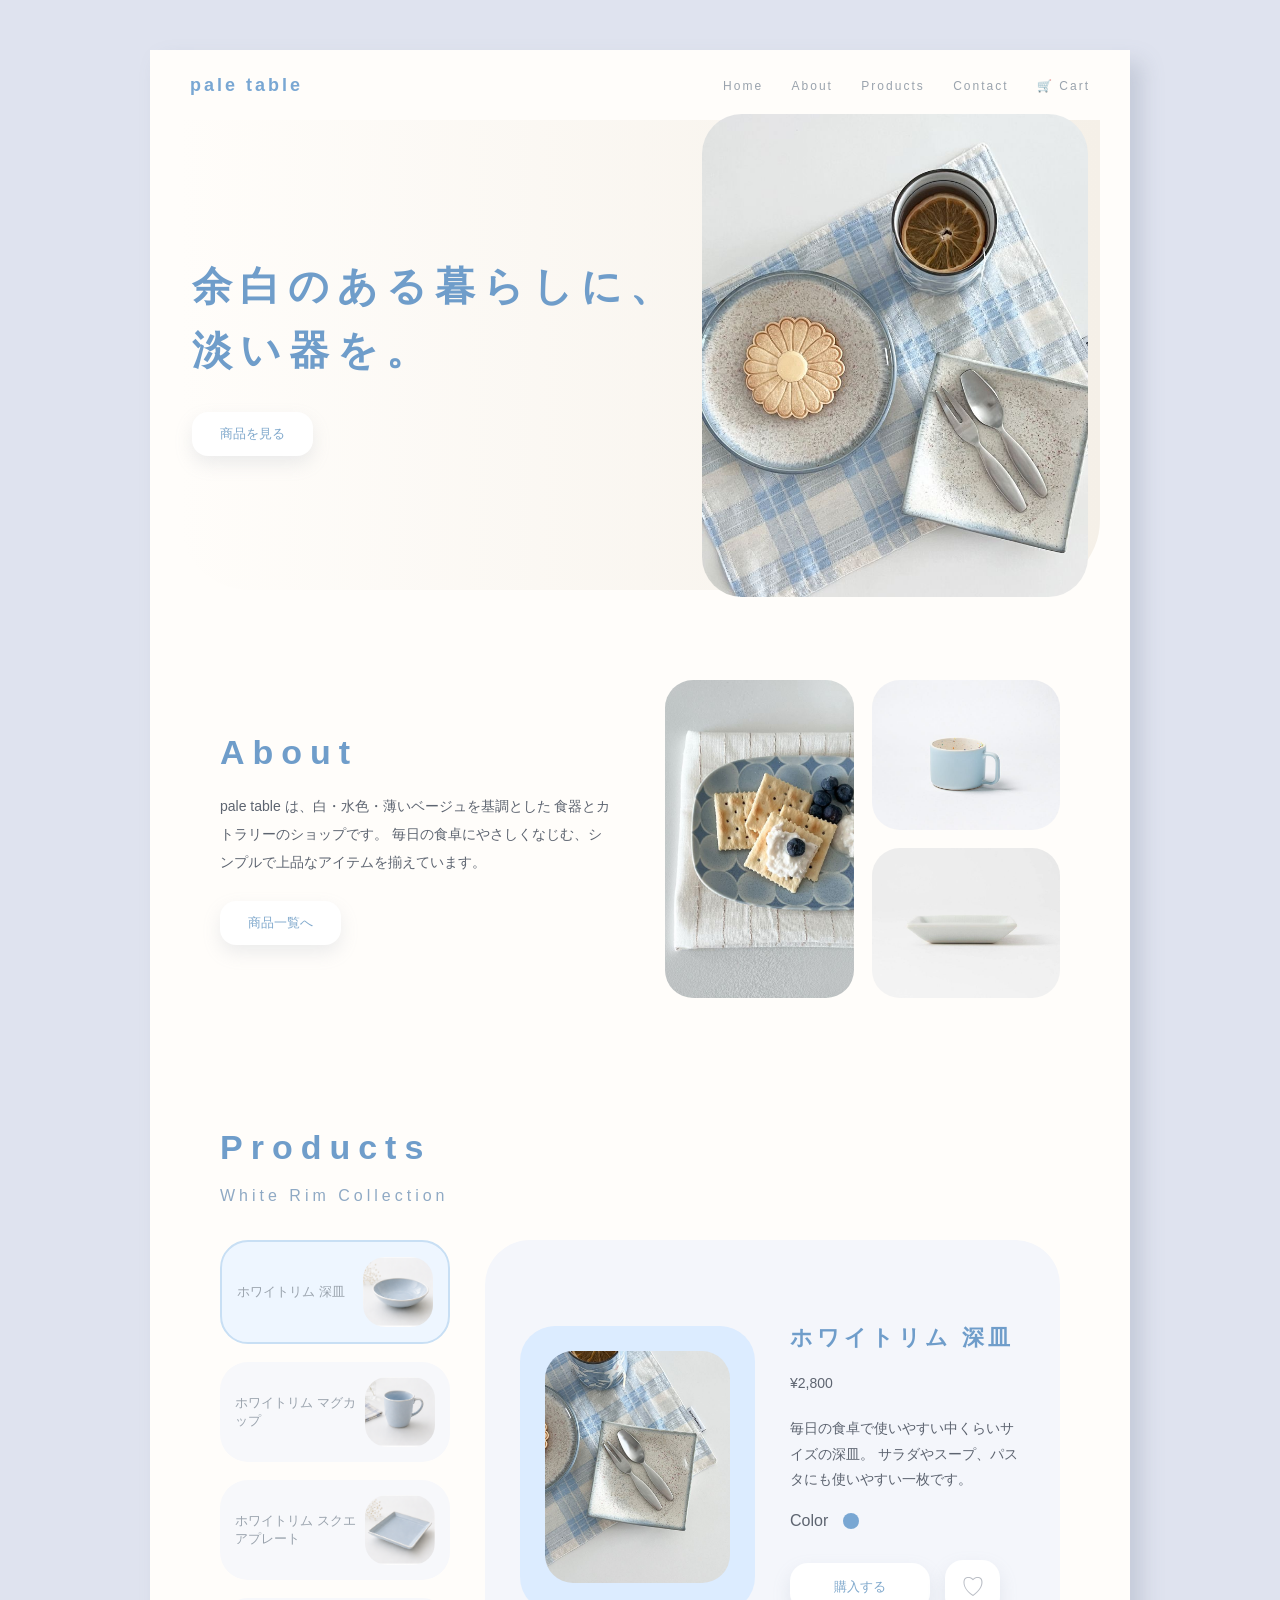
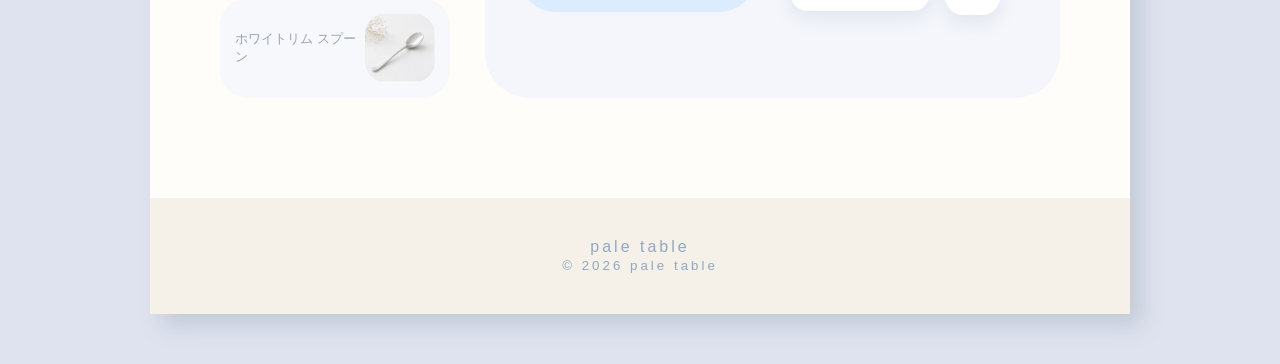
<file: index.html>
<!DOCTYPE html>
<html lang="ja">
<head>
  <meta charset="UTF-8">
  <meta name="viewport" content="width=device-width, initial-scale=1.0">
  <title>pale table</title>
  <link rel="stylesheet" href="./css/style.css">
</head>
<body>

  <div class="page">

    <header class="header">
      <div class="logo">pale table</div>
      <nav>
        <a href="#">Home</a>
        <a href="#about">About</a>
        <a href="#products">Products</a>
        <a href="#contact">Contact</a>
        <a href="cart.html">🛒 Cart</a>
      </nav>
    </header>

    <section class="hero">
      <div class="hero-text">
        <h1>余白のある暮らしに、<br>淡い器を。</h1>
        <a href="#products" class="btn">商品を見る</a>
      </div>
      <img src="img/main.jpg" alt="淡い色の食器" class="hero-img">
    </section>

    <section class="about" id="about">
      <div class="about-text">
        <h2>About</h2>
        <p>
          pale table は、白・水色・薄いベージュを基調とした
          食器とカトラリーのショップです。
          毎日の食卓にやさしくなじむ、シンプルで上品なアイテムを揃えています。
        </p>
        <a href="#products" class="small-btn">商品一覧へ</a>
      </div>

      <div class="about-images">
        <img src="img/top2.jpg" alt="深皿">
        <img src="img/mug.jpg" alt="マグカップ">
        <img src="img/square.jpg" alt="スクエアプレート">
      </div>
    </section>

    <section class="products" id="products">
      <h2>Products</h2>
      <p class="sub-title">White Rim Collection</p>

      <div class="product-area">

        <div class="product-list">
          <div class="product-item active">
            <p>ホワイトリム 深皿</p>
            <img src="img/plate2.png" alt="深皿">
          </div>
          <div class="product-item">
            <p>ホワイトリム マグカップ</p>
            <img src="img/mug2.png" alt="マグカップ">
          </div>
          <div class="product-item">
            <p>ホワイトリム スクエアプレート</p>
            <img src="img/square2.png" alt="スクエアプレート">
          </div>
          <div class="product-item">
            <p>ホワイトリム スプーン</p>
            <img src="img/spoon2.png" alt="スプーン">
          </div>
        </div>

        <div class="product-detail">
          <div class="main-product-img">
            <img src="img/blue.jpg" alt="ホワイトリム 深皿" id="mainProductImage">
          </div>
        
          <div class="product-info">
            <h3 id="mainProductName">ホワイトリム 深皿</h3>
            <p class="price" id="mainProductPrice">¥2,800</p>
            <p id="mainProductDescription">
              毎日の食卓で使いやすい中くらいサイズの深皿。
              サラダやスープ、パスタにも使いやすい一枚です。
            </p>

            <div class="option">
              <span>Color</span>
              <span class="color-dot"></span>
            </div>

            <div class="button-area">
                <button class="buy-btn">購入する</button>
                <button class="favorite-btn">♡</button>
            </div>
          </div>
        </div>

      </div>
    </section>

    <footer class="footer" id="contact">
      <p>pale table</p>
      <small>© 2026 pale table</small>
    </footer>

  </div>

  <script src="js/script.js"></script>
</body>
</html>
</file>
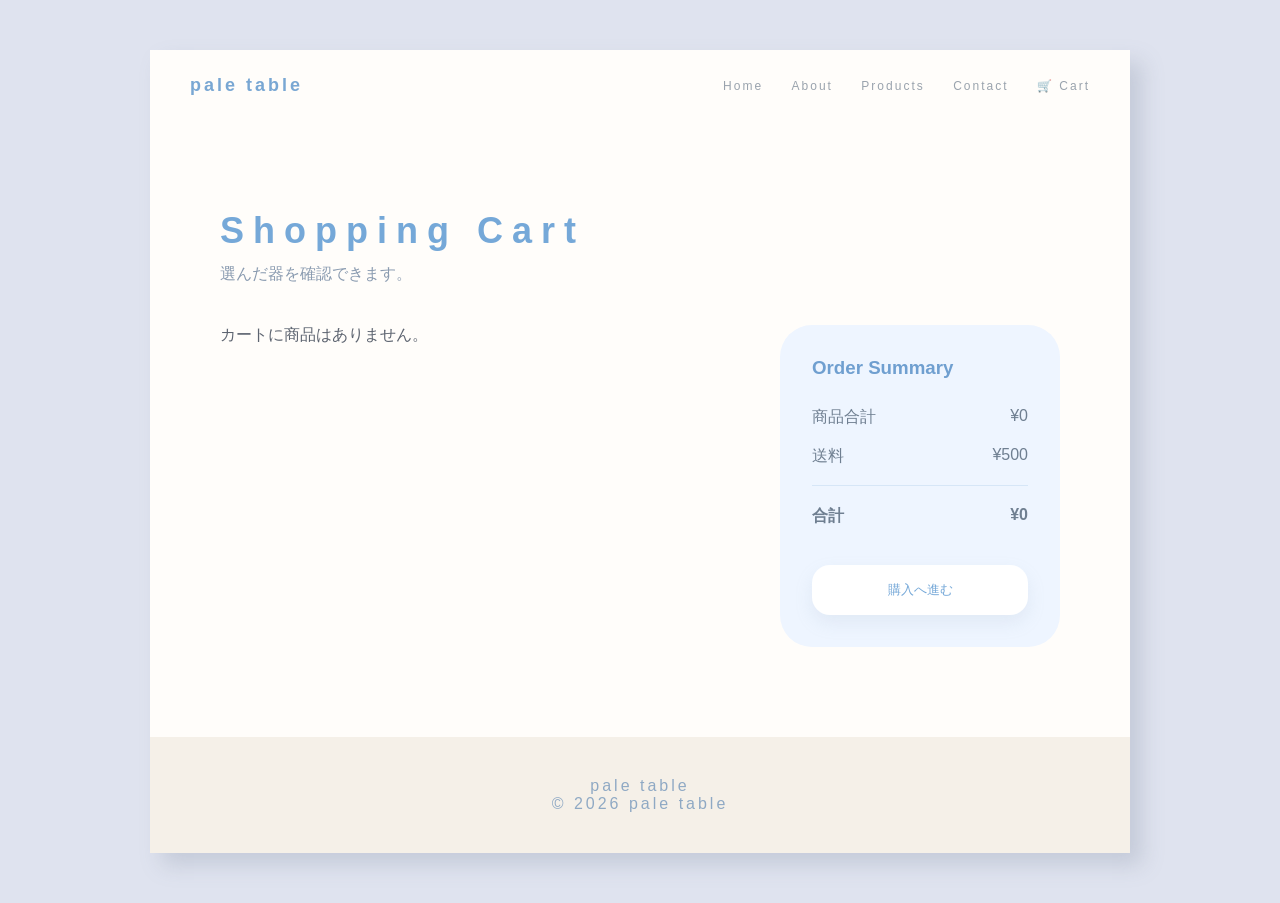
<file: cart.html>
<!DOCTYPE html>
<html lang="ja">
<head>
  <meta charset="UTF-8">
  <title>Cart | pale table</title>
  <link rel="stylesheet" href="css/style.css">
</head>
<body>

  <div class="page">
    <header class="header">
      <h1 class="logo">pale table</h1>
      <nav>
        <a href="index.html">Home</a>
        <a href="index.html#about">About</a>
        <a href="index.html#products">Products</a>
        <a href="index.html#contact">Contact</a>
        <a href="cart.html">🛒 Cart</a>
      </nav>
    </header>

    <main class="cart">
      <h2>Shopping Cart</h2>
      <p class="cart-lead">選んだ器を確認できます。</p>

      <div class="cart-layout">
        <section class="cart-items" id="cartItems"></section>

        <aside class="cart-summary">
            <h3>Order Summary</h3>
          
            <div class="summary-row">
              <span>商品合計</span>
              <span id="itemTotal">¥0</span>
            </div>
          
            <div class="summary-row">
              <span>送料</span>
              <span>¥500</span>
            </div>
          
            <div class="summary-total">
              <span>合計</span>
              <span id="grandTotal">¥0</span>
            </div>
          
            <button class="checkout-btn">購入へ進む</button>
          </aside>
      </div>
    </main>

    <footer class="footer">
      <p>pale table</p>
      <p>© 2026 pale table</p>
    </footer>
  </div>

  <script src="js/script.js"></script>
</body>
</html>
</file>
<file: css/style.css>
/* ======================
   Reset / Base
====================== */

* {
  margin: 0;
  padding: 0;
  box-sizing: border-box;
}

  
body {
  background: #dfe3ef;
  color: #5d6470;
  font-family: "Yu Gothic", "Hiragino Sans", sans-serif;
}
  
.page {
  width: 90%;
  max-width: 980px;
  margin: 50px auto;
  background: #fffdfa;
  box-shadow: 12px 12px 20px rgba(120, 130, 150, 0.25);
  overflow: hidden;
}

/* ======================
   Common
====================== */

button {
  border: none;
  background: #ffffff;
  color: #7fa8cc;
  border-radius: 18px;
  box-shadow: 0 8px 18px rgba(150, 160, 180, 0.18);
  cursor: pointer;
}

.btn,
.small-btn {
  display: inline-block;
  padding: 13px 28px;
  background: #ffffff;
  color: #7fa8cc;
  text-decoration: none;
  border-radius: 16px;
  font-size: 13px;
  box-shadow: 0 8px 18px rgba(150, 160, 180, 0.18);
}

/* ======================
   Header
====================== */

.header {
  height: 70px;
  padding: 0 40px;
  display: flex;
  justify-content: space-between;
  align-items: center;
}
  
.logo {
  color: #79a7d3;
  font-size: 18px;
  letter-spacing: 3px;
  font-weight: bold;
}
  
nav a {
  margin-left: 24px;
  text-decoration: none;
  color: #9aa3ad;
  font-size: 12px;
  letter-spacing: 2px;
}
  
nav span {
  margin-left: 20px;
}

/* ======================
   Top Page - Hero
====================== */

.hero {
  height: 470px;
  margin: 0 30px;
  border-radius: 0 0 70px 70px;
  background: linear-gradient(90deg, #fffdfa 0%, #f5f0e8 100%);
  display: flex;
  align-items: center;
  justify-content: space-around;
}
  
.hero-text h1 {
  color: #6f9dca;
  font-size: 40px;
  line-height: 1.6;
  letter-spacing: 8px;
  margin-bottom: 30px;
}

.hero-img {
  width: 42%;
  border-radius: 40px;
}

/* ======================
   Top Page - About
====================== */


.about {
  padding: 90px 70px;
  display: grid;
  grid-template-columns: 1fr 1fr;
  gap: 50px;
  align-items: center;
}
  
.about h2,
.products h2 {
  color: #6f9dca;
  font-size: 34px;
  letter-spacing: 8px;
  margin-bottom: 20px;
}
  
.about p {
  line-height: 2;
  font-size: 14px;
  margin-bottom: 25px;
}

.about-images {
  display: grid;
  grid-template-columns: 1fr 1fr;
  gap: 18px;
}
  
.about-images img {
  width: 100%;
  height: 150px;
  object-fit: cover;
  border-radius: 28px;
  background: #f3f6fb;
}
  
.about-images img:first-child {
  grid-row: span 2;
  height: 318px;
}

/* ======================
   Top Page - Products
====================== */

.products {
  padding: 40px 70px 100px;
}
  
.sub-title {
  color: #8fa9c4;
  letter-spacing: 4px;
  margin-bottom: 35px;
}
  
.product-area {
  display: grid;
  grid-template-columns: 230px 1fr;
  gap: 35px;
}
  
.product-list {
  display: flex;
  flex-direction: column;
  gap: 18px;
}
  
.product-item {
  display: flex;
  align-items: center;
  justify-content: space-between;
  background: #f7f8fb;
  border-radius: 28px;
  padding: 15px;
  color: #9aa3ad;
  font-size: 13px;
}
  
.product-item.active {
  border: 2px solid #c8dff4;
  background: #eef6ff;
}
  
.product-item img {
  width: 70px;
  height: 70px;
  object-fit: cover;
  border-radius: 22px;
}
  
.product-detail {
  background: #f4f6fb;
  border-radius: 45px;
  padding: 35px;
  display: grid;
  grid-template-columns: 1fr 1fr;
  gap: 35px;
  align-items: center;
}
  
.main-product-img {
  background: #dcecff;
  border-radius: 35px;
  padding: 25px;
}
  
.main-product-img img {
  width: 100%;
  border-radius: 28px;
}
  
.product-info h3 {
  color: #6f9dca;
  font-size: 22px;
  letter-spacing: 4px;
  margin-bottom: 18px;
}
  
.price {
  font-size: 20px;
  margin-bottom: 25px;
}
  
.product-info p {
  line-height: 1.8;
  font-size: 14px;
  margin-bottom: 20px;
}
  
.option {
  display: flex;
  gap: 15px;
  align-items: center;
  margin-bottom: 30px;
}
  
.color-dot {
  width: 16px;
  height: 16px;
  background: #79a7d3;
  border-radius: 50%;
}

.button-area {
  display: flex;
  gap: 15px;
  align-items: center;
  margin-top: 20px;
}

.buy-btn {
  width: 140px;
  padding: 15px 30px;
  transition: 0.3s;
}

.buy-btn:hover {
  transform: translateY(-3px);
}

.favorite-btn {
  width: 55px;
  height: 55px;
  padding: 0;
  font-size: 24px;
  color: #b8bcc4;
  transition: 0.3s;
}

.favorite-btn:hover {
  transform: translateY(-3px);
}

.favorite-btn.active {
  color: #7fa8cc;
  background: #eef6ff;
}

/* ======================
   Cart Page
====================== */

.cart {
  padding: 90px 70px;
}

.cart h2 {
  color: #75a8d8;
  font-size: 36px;
  letter-spacing: 0.25em;
  margin-bottom: 12px;
}

.cart-lead {
  color: #8a9bb0;
  margin-bottom: 40px;
}

.cart-layout {
  display: flex;
  gap: 36px;
  align-items: flex-start;
}

.cart-items {
  flex: 1;
}

.cart-item {
  display: grid;
  grid-template-columns: 90px 1fr 100px 90px 40px;
  align-items: center;
  gap: 20px;
  background: #f6f9fd;
  border-radius: 28px;
  padding: 20px;
  margin-bottom: 18px;
}

.cart-item img {
  width: 90px;
  height: 90px;
  object-fit: cover;
  border-radius: 22px;
}

.cart-info h3 {
  color: #6f9fd0;
  font-size: 16px;
  margin-bottom: 8px;
}

.cart-info p {
  color: #9aa8b8;
  font-size: 12px;
  margin-bottom: 8px;
}

.cart-info span,
.subtotal {
  color: #6f7f91;
  font-size: 14px;
}

.quantity {
  display: flex;
  align-items: center;
  gap: 10px;
}

.quantity button,
.remove {
  border: none;
  background: #ffffff;
  color: #75a8d8;
  border-radius: 50%;
  width: 28px;
  height: 28px;
  cursor: pointer;
}

.cart-summary {
  width: 280px;
  background: #eef5ff;
  border-radius: 32px;
  padding: 32px;
}

.cart-summary h3 {
  color: #6f9fd0;
  margin-bottom: 28px;
}

.summary-row,
.summary-total {
  display: flex;
  justify-content: space-between;
  color: #6f7f91;
  margin-bottom: 18px;
}

.summary-total {
  border-top: 1px solid #d6e6f7;
  padding-top: 20px;
  font-weight: bold;
}

.checkout-btn {
  width: 100%;
  border: none;
  background: #ffffff;
  color: #75a8d8;
  padding: 16px;
  border-radius: 18px;
  margin-top: 20px;
  cursor: pointer;
  box-shadow: 0 8px 18px rgba(150, 170, 190, 0.15);
}

/* ======================
   Footer
====================== */

.footer {
  text-align: center;
  padding: 40px;
  background: #f5f0e8;
  color: #8fa9c4;
  letter-spacing: 3px;
}

/* ======================
   Responsive
====================== */

@media (max-width: 768px) {
  .header,
  .hero,
  .about,
  .product-area,
  .product-detail {
    display: block;
  }
  
  nav {
    display: none;
  }
  
  .hero {
    height: auto;
    padding: 60px 30px;
  }
  
  .hero-img {
    width: 100%;
    margin-top: 30px;
  }
  
  .hero-text h1 {
    font-size: 28px;
  }
  
  .about,
  .products {
    padding: 60px 30px;
  }
  
  .product-list {
    margin-bottom: 30px;
  }

  .cart {
    padding: 60px 30px;
  }
  
  .cart-layout {
    display: block;
  }
  
  .cart-item {
    display: block;
  }
  
  .cart-item img {
    margin-bottom: 16px;
  }
  
  .quantity {
    margin: 16px 0;
  }
  
  .cart-summary {
    width: 100%;
    margin-top: 30px;
  }
}
</file>
